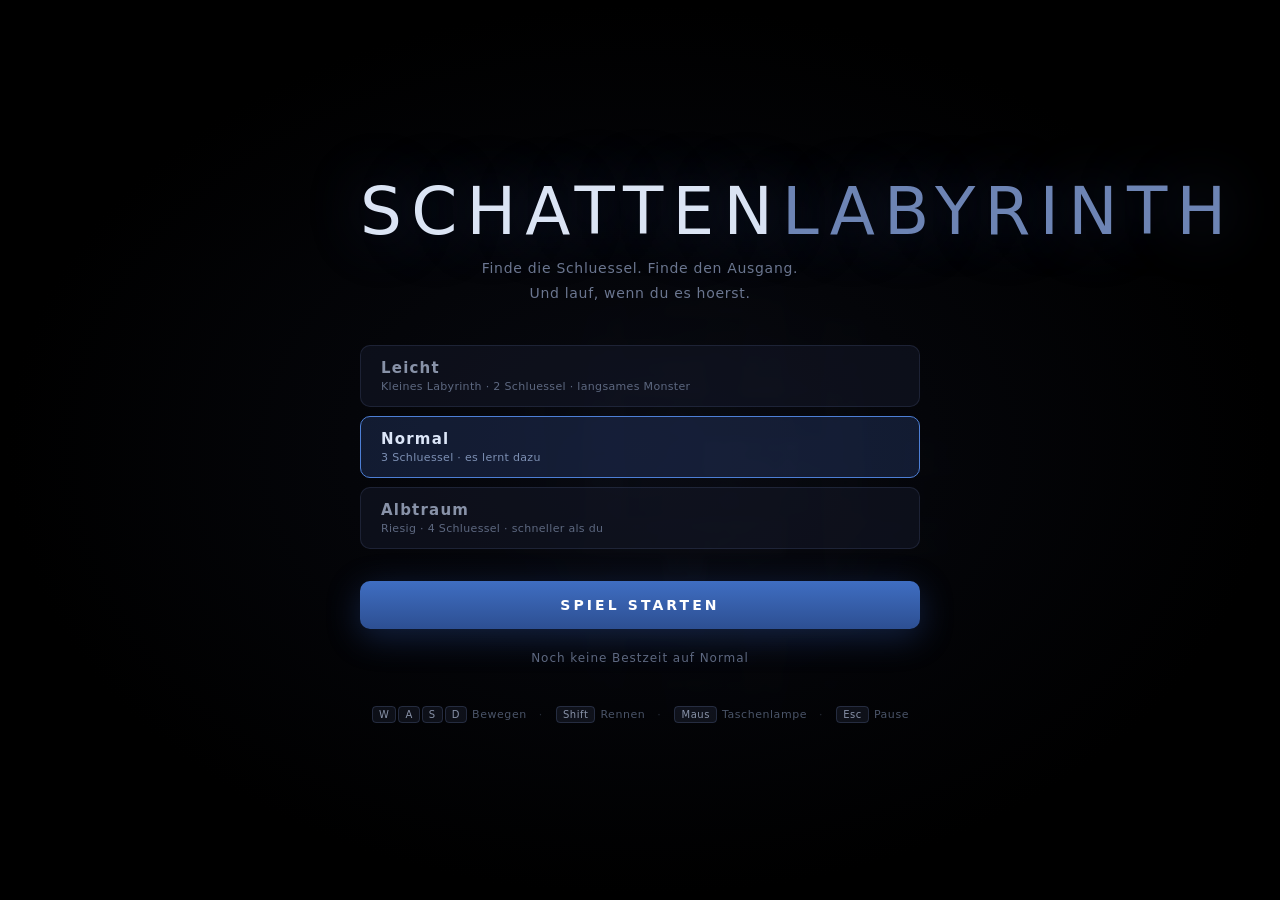
<file: spiele/schattenlabyrinth-2d/spiel.html>
<!DOCTYPE html>
<html lang="de">
<head>
  <meta charset="UTF-8">
  <meta name="viewport" content="width=device-width, initial-scale=1.0">
  <title>Schattenlabyrinth</title>
  <link rel="icon" href="data:,">
  <link rel="stylesheet" href="css/style.css">
</head>
<body>

  <!-- Das Spielfeld. Alles wird per JavaScript hier drauf gezeichnet. -->
  <canvas id="spielfeld"></canvas>

  <!-- ================= HUD (waehrend des Spiels) ================= -->
  <div id="hud" class="versteckt">

    <div class="hud-block">
      <div class="hud-label">Zeit</div>
      <div class="hud-wert" id="hud-zeit">0.0</div>
    </div>

    <div class="hud-block">
      <div class="hud-label">Schluessel</div>
      <div class="hud-wert"><span id="hud-schluessel">0</span><span class="hud-klein" id="hud-schluessel-max">/3</span></div>
    </div>

    <div class="hud-block hud-ausdauer">
      <div class="hud-label">Ausdauer</div>
      <div class="balken"><div class="balken-fuellung" id="hud-ausdauer"></div></div>
    </div>

  </div>

  <!-- Warnung, wenn das Monster nah ist -->
  <div id="gefahr" class="versteckt">ES IST NAH</div>

  <!-- Kurze Einblendungen ("Schluessel gefunden") -->
  <div id="meldung"></div>

  <!-- ================= STARTMENUE ================= -->
  <div id="menue" class="overlay">
    <div class="menue-inhalt">
      <h1 class="titel">SCHATTEN<span>LABYRINTH</span></h1>
      <p class="untertitel">Finde die Schluessel. Finde den Ausgang.<br>Und lauf, wenn du es hoerst.</p>

      <div class="schwierigkeit">
        <button class="stufe" data-stufe="leicht">
          <span class="stufe-name">Leicht</span>
          <span class="stufe-info">Kleines Labyrinth &middot; 2 Schluessel &middot; langsames Monster</span>
        </button>
        <button class="stufe aktiv" data-stufe="normal">
          <span class="stufe-name">Normal</span>
          <span class="stufe-info">3 Schluessel &middot; es lernt dazu</span>
        </button>
        <button class="stufe" data-stufe="albtraum">
          <span class="stufe-name">Albtraum</span>
          <span class="stufe-info">Riesig &middot; 4 Schluessel &middot; schneller als du</span>
        </button>
      </div>

      <button id="start-knopf" class="hauptknopf">SPIEL STARTEN</button>

      <div class="bestzeit" id="menue-bestzeit"></div>

      <div class="steuerung">
        <kbd>W</kbd><kbd>A</kbd><kbd>S</kbd><kbd>D</kbd> Bewegen
        <span class="trenner">&middot;</span>
        <kbd>Shift</kbd> Rennen
        <span class="trenner">&middot;</span>
        <kbd>Maus</kbd> Taschenlampe
        <span class="trenner">&middot;</span>
        <kbd>Esc</kbd> Pause
      </div>
    </div>
  </div>

  <!-- ================= TOD ================= -->
  <div id="tod" class="overlay versteckt">
    <div class="menue-inhalt">
      <h1 class="titel tot-titel">ES HAT DICH</h1>
      <p class="untertitel" id="tod-text"></p>
      <button class="hauptknopf" data-neustart>NOCHMAL</button>
      <button class="nebenknopf" data-menue>Zurueck zum Menue</button>
    </div>
  </div>

  <!-- ================= GEWONNEN ================= -->
  <div id="sieg" class="overlay versteckt">
    <div class="menue-inhalt">
      <h1 class="titel sieg-titel">ENTKOMMEN</h1>
      <p class="untertitel" id="sieg-text"></p>
      <button class="hauptknopf" data-neustart>NOCHMAL</button>
      <button class="nebenknopf" data-menue>Zurueck zum Menue</button>
    </div>
  </div>

  <!-- ================= PAUSE ================= -->
  <div id="pause" class="overlay versteckt">
    <div class="menue-inhalt">
      <h1 class="titel">PAUSE</h1>
      <button class="hauptknopf" id="weiter-knopf">WEITER</button>
      <button class="nebenknopf" data-menue>Zurueck zum Menue</button>
    </div>
  </div>

  <!--
    WICHTIG: Die Reihenfolge zaehlt. Jede Datei benutzt die, die
    ueber ihr steht. game.js kommt zuletzt, weil es alles zusammenbaut.
  -->
  <script src="js/maze.js"></script>
  <script src="js/pathfinding.js"></script>
  <script src="js/raycast.js"></script>
  <script src="js/audio.js"></script>
  <script src="js/player.js"></script>
  <script src="js/enemy.js"></script>
  <script src="js/game.js"></script>
</body>
</html>
</file>
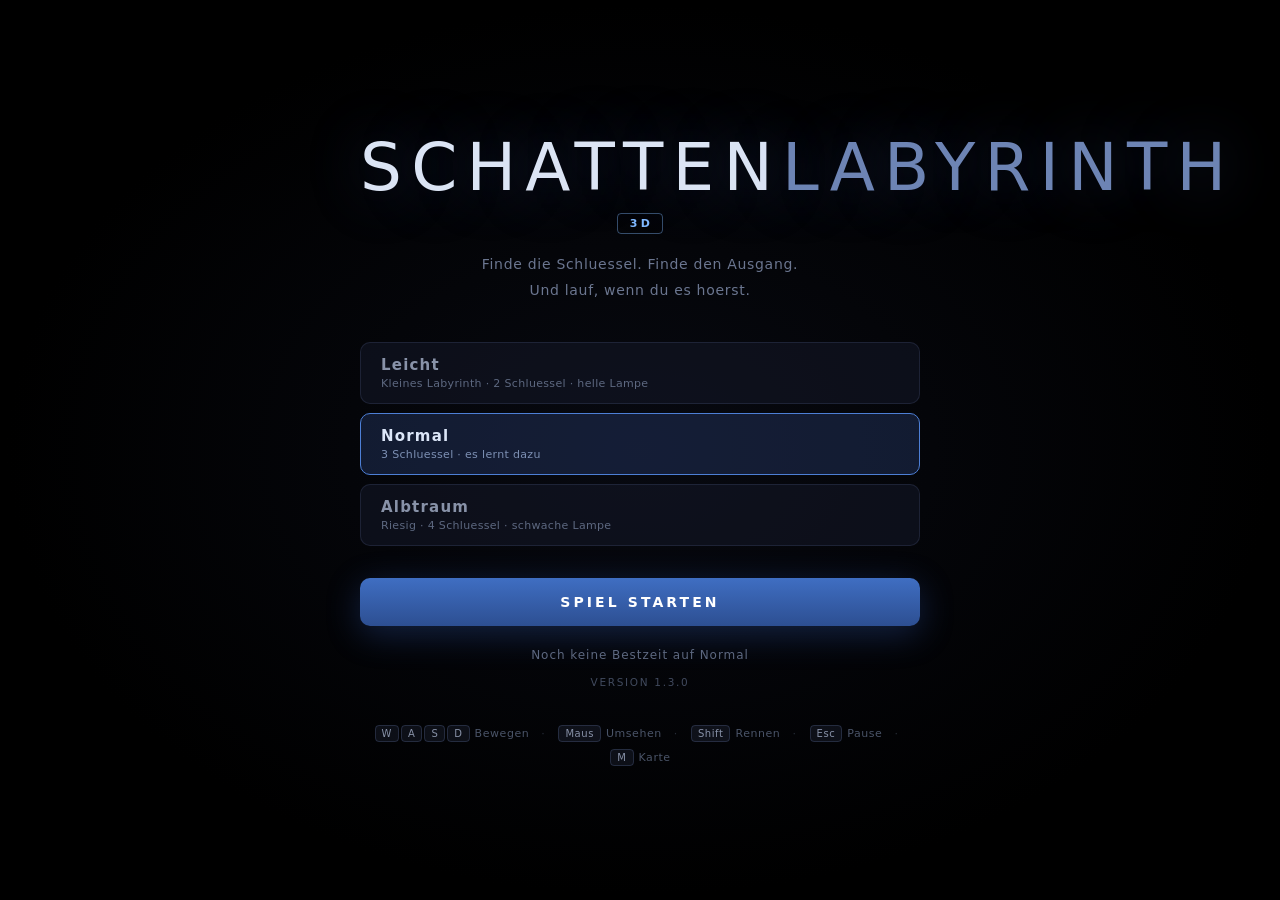
<file: spiele/schattenlabyrinth-3d/spiel.html>
<!DOCTYPE html>
<html lang="de">
<head>
  <meta charset="UTF-8">
  <meta name="viewport" content="width=device-width, initial-scale=1.0">
  <title>Schattenlabyrinth 3D</title>
  <link rel="icon" href="data:,">
  <link rel="stylesheet" href="css/spiel.css">
</head>
<body>

  <canvas id="spielfeld"></canvas>

  <!-- Fadenkreuz -->
  <div id="fadenkreuz" class="versteckt"></div>

  <!-- Rote Blende, wenn das Monster zuschlaegt -->
  <div id="treffer"></div>

  <!-- ================= HUD ================= -->
  <div id="hud" class="versteckt">
    <div class="hud-block">
      <div class="hud-label">Zeit</div>
      <div class="hud-wert" id="hud-zeit">0.0</div>
    </div>
    <div class="hud-block">
      <div class="hud-label">Schluessel</div>
      <div class="hud-wert"><span id="hud-schluessel">0</span><span class="hud-klein" id="hud-schluessel-max">/3</span></div>
    </div>
    <div class="hud-block hud-ausdauer">
      <div class="hud-label">Ausdauer</div>
      <div class="balken"><div class="balken-fuellung" id="hud-ausdauer"></div></div>
    </div>
  </div>

  <div id="gefahr" class="versteckt">ES IST NAH</div>
  <div id="meldung"></div>

  <!-- Hinweis, dass man klicken muss (Pointer Lock) -->
  <div id="klick-hinweis" class="versteckt">
    <div class="klick-inhalt">
      <div class="klick-symbol">&#128433;</div>
      Klicken, um die Maus zu uebernehmen
      <div class="klick-klein">Esc gibt sie wieder frei</div>
    </div>
  </div>

  <!-- ================= STARTMENUE ================= -->
  <div id="menue" class="overlay">
    <div class="menue-inhalt">
      <h1 class="titel">SCHATTEN<span>LABYRINTH</span></h1>
      <div class="dreid">3D</div>
      <p class="untertitel">Finde die Schluessel. Finde den Ausgang.<br>Und lauf, wenn du es hoerst.</p>

      <div class="schwierigkeit">
        <button class="stufe" data-stufe="leicht">
          <span class="stufe-name">Leicht</span>
          <span class="stufe-info">Kleines Labyrinth &middot; 2 Schluessel &middot; helle Lampe</span>
        </button>
        <button class="stufe aktiv" data-stufe="normal">
          <span class="stufe-name">Normal</span>
          <span class="stufe-info">3 Schluessel &middot; es lernt dazu</span>
        </button>
        <button class="stufe" data-stufe="albtraum">
          <span class="stufe-name">Albtraum</span>
          <span class="stufe-info">Riesig &middot; 4 Schluessel &middot; schwache Lampe</span>
        </button>
      </div>

      <button id="start-knopf" class="hauptknopf">SPIEL STARTEN</button>
      <div class="bestzeit" id="menue-bestzeit"></div>
      <div class="version" id="version-anzeige"></div>

      <div class="steuerung">
        <kbd>W</kbd><kbd>A</kbd><kbd>S</kbd><kbd>D</kbd> Bewegen
        <span class="trenner">&middot;</span>
        <kbd>Maus</kbd> Umsehen
        <span class="trenner">&middot;</span>
        <kbd>Shift</kbd> Rennen
        <span class="trenner">&middot;</span>
        <kbd>Esc</kbd> Pause
        <span class="trenner">&middot;</span>
        <kbd>M</kbd> Karte
      </div>
    </div>
  </div>

  <!-- ================= TOD ================= -->
  <div id="tod" class="overlay versteckt">
    <div class="menue-inhalt">
      <h1 class="titel tot-titel">ES HAT DICH</h1>
      <p class="untertitel" id="tod-text"></p>
      <button class="hauptknopf" data-neustart>NOCHMAL</button>
      <button class="nebenknopf" data-menue>Zurueck zum Menue</button>
    </div>
  </div>

  <!-- ================= SIEG ================= -->
  <div id="sieg" class="overlay versteckt">
    <div class="menue-inhalt">
      <h1 class="titel sieg-titel">ENTKOMMEN</h1>
      <p class="untertitel" id="sieg-text"></p>
      <button class="hauptknopf" data-neustart>NOCHMAL</button>
      <button class="nebenknopf" data-menue>Zurueck zum Menue</button>
    </div>
  </div>

  <!-- ================= PAUSE ================= -->
  <div id="pause" class="overlay versteckt">
    <div class="menue-inhalt">
      <h1 class="titel">PAUSE</h1>
      <button class="hauptknopf" id="weiter-knopf">WEITER</button>
      <button class="nebenknopf" data-menue>Zurueck zum Menue</button>
    </div>
  </div>

  <!-- Reihenfolge zaehlt: jede Datei benutzt die darueber -->
  <script src="js/maze.js"></script>
  <script src="js/pathfinding.js"></script>
  <script src="js/texturen.js"></script>
  <script src="js/raycaster3d.js"></script>
  <script src="js/audio.js"></script>
  <script src="js/spieler3d.js"></script>
  <script src="js/gegner.js"></script>
  <script src="js/spiel.js"></script>
</body>
</html>
</file>
<file: spiele/schattenlabyrinth-2d/css/style.css>
/* ============================================================
   Schattenlabyrinth - Stylesheet
   ============================================================ */

* {
  margin: 0;
  padding: 0;
  box-sizing: border-box;
}

body {
  background: #000;
  overflow: hidden;
  font-family: "Segoe UI", system-ui, sans-serif;
  color: #c8d0e0;
  cursor: crosshair;
  user-select: none;
}

#spielfeld {
  display: block;
  width: 100vw;
  height: 100vh;
}

.versteckt { display: none !important; }

/* ============================================================
   HUD
   ============================================================ */
#hud {
  position: fixed;
  top: 22px;
  left: 24px;
  display: flex;
  gap: 26px;
  align-items: flex-end;
  pointer-events: none;
  text-shadow: 0 2px 12px #000;
}

.hud-label {
  font-size: 10px;
  letter-spacing: 0.18em;
  text-transform: uppercase;
  color: #59637d;
  margin-bottom: 3px;
}

.hud-wert {
  font-size: 26px;
  font-weight: 200;
  line-height: 1;
  color: #e6edf8;
  font-variant-numeric: tabular-nums;
}

.hud-klein {
  font-size: 14px;
  color: #59637d;
}

.hud-ausdauer { min-width: 130px; }

.balken {
  height: 5px;
  background: rgba(120, 140, 200, 0.13);
  border-radius: 3px;
  overflow: hidden;
  margin-top: 9px;
}

.balken-fuellung {
  height: 100%;
  width: 100%;
  background: linear-gradient(90deg, #4d7fd6, #7fb8ff);
  border-radius: 3px;
  transition: background 0.25s;
}

.balken-fuellung.leer {
  background: linear-gradient(90deg, #6b3030, #b04a4a);
}

/* ============================================================
   Gefahren-Warnung
   ============================================================ */
#gefahr {
  position: fixed;
  top: 50%;
  left: 50%;
  transform: translate(-50%, -50%);
  font-size: 15px;
  letter-spacing: 0.42em;
  font-weight: 600;
  color: #ff4a4a;
  text-shadow: 0 0 30px rgba(255, 40, 40, 0.7);
  pointer-events: none;
  animation: pochen 0.85s ease-in-out infinite;
}

@keyframes pochen {
  0%, 100% { opacity: 0.25; }
  50%      { opacity: 0.9; }
}

/* ============================================================
   Kurze Einblendungen
   ============================================================ */
#meldung {
  position: fixed;
  bottom: 15%;
  left: 50%;
  transform: translateX(-50%);
  font-size: 15px;
  letter-spacing: 0.2em;
  text-transform: uppercase;
  color: #ffdca0;
  text-shadow: 0 0 24px rgba(255, 200, 120, 0.55);
  pointer-events: none;
  opacity: 0;
  transition: opacity 0.4s;
  white-space: nowrap;
}

#meldung.sichtbar { opacity: 1; }

/* ============================================================
   Overlays (Menue, Tod, Sieg, Pause)
   ============================================================ */
.overlay {
  position: fixed;
  inset: 0;
  display: flex;
  align-items: center;
  justify-content: center;
  background: radial-gradient(ellipse at center, rgba(8, 10, 18, 0.93) 0%, rgba(0, 0, 0, 0.985) 70%);
  backdrop-filter: blur(3px);
  z-index: 10;
  animation: einblenden 0.5s ease;
}

@keyframes einblenden {
  from { opacity: 0; }
  to   { opacity: 1; }
}

.menue-inhalt {
  text-align: center;
  max-width: 620px;
  padding: 0 30px;
}

.titel {
  font-size: clamp(34px, 7vw, 66px);
  font-weight: 200;
  letter-spacing: 0.14em;
  color: #dbe4f4;
  margin-bottom: 6px;
  text-shadow: 0 0 60px rgba(90, 130, 220, 0.35);
}

.titel span {
  color: #6d84b4;
  font-weight: 300;
}

.tot-titel {
  color: #e05a5a;
  text-shadow: 0 0 60px rgba(220, 50, 50, 0.45);
  animation: zittern 3s ease-in-out infinite;
}

@keyframes zittern {
  0%, 100% { transform: translate(0, 0); }
  25%      { transform: translate(-1px, 1px); }
  75%      { transform: translate(1px, -1px); }
}

.sieg-titel {
  color: #7fd6a8;
  text-shadow: 0 0 60px rgba(90, 220, 150, 0.4);
}

.untertitel {
  font-size: 14px;
  line-height: 1.85;
  color: #6b7690;
  margin-bottom: 38px;
  letter-spacing: 0.05em;
}

/* ---------- Schwierigkeit ---------- */
.schwierigkeit {
  display: flex;
  flex-direction: column;
  gap: 9px;
  margin-bottom: 32px;
}

.stufe {
  background: rgba(20, 25, 40, 0.55);
  border: 1px solid rgba(120, 140, 200, 0.16);
  border-radius: 10px;
  padding: 13px 20px;
  color: #8892a8;
  cursor: pointer;
  text-align: left;
  font-family: inherit;
  transition: all 0.22s;
  display: flex;
  flex-direction: column;
  gap: 3px;
}

.stufe:hover {
  border-color: rgba(120, 160, 255, 0.4);
  background: rgba(30, 40, 65, 0.6);
}

.stufe.aktiv {
  border-color: #4d7fd6;
  background: rgba(40, 60, 110, 0.4);
  color: #dce6f8;
}

.stufe-name {
  font-size: 15px;
  font-weight: 600;
  letter-spacing: 0.08em;
}

.stufe-info {
  font-size: 11px;
  color: #5d6880;
  letter-spacing: 0.03em;
}

.stufe.aktiv .stufe-info { color: #7d90b4; }

/* ---------- Knoepfe ---------- */
.hauptknopf {
  display: block;
  width: 100%;
  background: linear-gradient(180deg, #3f6ec2, #2d4f92);
  border: none;
  border-radius: 10px;
  padding: 16px;
  color: #fff;
  font-size: 14px;
  font-weight: 700;
  letter-spacing: 0.22em;
  font-family: inherit;
  cursor: pointer;
  transition: all 0.22s;
  box-shadow: 0 8px 34px rgba(60, 110, 220, 0.28);
}

.hauptknopf:hover {
  background: linear-gradient(180deg, #4f82dd, #3660ad);
  box-shadow: 0 10px 44px rgba(70, 130, 250, 0.42);
  transform: translateY(-1px);
}

.nebenknopf {
  background: none;
  border: none;
  color: #5d6880;
  font-size: 12px;
  font-family: inherit;
  letter-spacing: 0.1em;
  cursor: pointer;
  margin-top: 16px;
  padding: 8px;
  transition: color 0.2s;
}

.nebenknopf:hover { color: #9aa6c0; }

/* ---------- Bestzeit ---------- */
.bestzeit {
  margin-top: 22px;
  font-size: 12px;
  color: #5d6880;
  letter-spacing: 0.08em;
  min-height: 18px;
}

.bestzeit b {
  color: #9db4e0;
  font-weight: 600;
}

/* ---------- Steuerung ---------- */
.steuerung {
  margin-top: 34px;
  font-size: 11px;
  color: #4a5468;
  letter-spacing: 0.05em;
  line-height: 2.2;
}

.trenner { margin: 0 8px; opacity: 0.5; }

kbd {
  background: rgba(120, 140, 200, 0.1);
  border: 1px solid rgba(120, 140, 200, 0.22);
  border-radius: 4px;
  padding: 2px 6px;
  margin: 0 1px;
  font-family: inherit;
  font-size: 10px;
  color: #8892a8;
}
</file>
<file: spiele/schattenlabyrinth-3d/css/spiel.css>
/* ============================================================
   Schattenlabyrinth - Stylesheet
   ============================================================ */

* {
  margin: 0;
  padding: 0;
  box-sizing: border-box;
}

body {
  background: #000;
  overflow: hidden;
  font-family: "Segoe UI", system-ui, sans-serif;
  color: #c8d0e0;
  cursor: crosshair;
  user-select: none;
}

#spielfeld {
  display: block;
  width: 100vw;
  height: 100vh;
}

.versteckt { display: none !important; }

/* ============================================================
   HUD
   ============================================================ */
#hud {
  position: fixed;
  top: 22px;
  left: 24px;
  display: flex;
  gap: 26px;
  align-items: flex-end;
  pointer-events: none;
  text-shadow: 0 2px 12px #000;
}

.hud-label {
  font-size: 10px;
  letter-spacing: 0.18em;
  text-transform: uppercase;
  color: #59637d;
  margin-bottom: 3px;
}

.hud-wert {
  font-size: 26px;
  font-weight: 200;
  line-height: 1;
  color: #e6edf8;
  font-variant-numeric: tabular-nums;
}

.hud-klein {
  font-size: 14px;
  color: #59637d;
}

.hud-ausdauer { min-width: 130px; }

.balken {
  height: 5px;
  background: rgba(120, 140, 200, 0.13);
  border-radius: 3px;
  overflow: hidden;
  margin-top: 9px;
}

.balken-fuellung {
  height: 100%;
  width: 100%;
  background: linear-gradient(90deg, #4d7fd6, #7fb8ff);
  border-radius: 3px;
  transition: background 0.25s;
}

.balken-fuellung.leer {
  background: linear-gradient(90deg, #6b3030, #b04a4a);
}

/* ============================================================
   Gefahren-Warnung
   ============================================================ */
#gefahr {
  position: fixed;
  top: 50%;
  left: 50%;
  transform: translate(-50%, -50%);
  font-size: 15px;
  letter-spacing: 0.42em;
  font-weight: 600;
  color: #ff4a4a;
  text-shadow: 0 0 30px rgba(255, 40, 40, 0.7);
  pointer-events: none;
  animation: pochen 0.85s ease-in-out infinite;
}

@keyframes pochen {
  0%, 100% { opacity: 0.25; }
  50%      { opacity: 0.9; }
}

/* ============================================================
   Kurze Einblendungen
   ============================================================ */
#meldung {
  position: fixed;
  bottom: 15%;
  left: 50%;
  transform: translateX(-50%);
  font-size: 15px;
  letter-spacing: 0.2em;
  text-transform: uppercase;
  color: #ffdca0;
  text-shadow: 0 0 24px rgba(255, 200, 120, 0.55);
  pointer-events: none;
  opacity: 0;
  transition: opacity 0.4s;
  white-space: nowrap;
}

#meldung.sichtbar { opacity: 1; }

/* ============================================================
   Overlays (Menue, Tod, Sieg, Pause)
   ============================================================ */
.overlay {
  position: fixed;
  inset: 0;
  display: flex;
  align-items: center;
  justify-content: center;
  background: radial-gradient(ellipse at center, rgba(8, 10, 18, 0.93) 0%, rgba(0, 0, 0, 0.985) 70%);
  backdrop-filter: blur(3px);
  z-index: 10;
  animation: einblenden 0.5s ease;
}

@keyframes einblenden {
  from { opacity: 0; }
  to   { opacity: 1; }
}

.menue-inhalt {
  text-align: center;
  max-width: 620px;
  padding: 0 30px;
}

.titel {
  font-size: clamp(34px, 7vw, 66px);
  font-weight: 200;
  letter-spacing: 0.14em;
  color: #dbe4f4;
  margin-bottom: 6px;
  text-shadow: 0 0 60px rgba(90, 130, 220, 0.35);
}

.titel span {
  color: #6d84b4;
  font-weight: 300;
}

.tot-titel {
  color: #e05a5a;
  text-shadow: 0 0 60px rgba(220, 50, 50, 0.45);
  animation: zittern 3s ease-in-out infinite;
}

@keyframes zittern {
  0%, 100% { transform: translate(0, 0); }
  25%      { transform: translate(-1px, 1px); }
  75%      { transform: translate(1px, -1px); }
}

.sieg-titel {
  color: #7fd6a8;
  text-shadow: 0 0 60px rgba(90, 220, 150, 0.4);
}

.untertitel {
  font-size: 14px;
  line-height: 1.85;
  color: #6b7690;
  margin-bottom: 38px;
  letter-spacing: 0.05em;
}

/* ---------- Schwierigkeit ---------- */
.schwierigkeit {
  display: flex;
  flex-direction: column;
  gap: 9px;
  margin-bottom: 32px;
}

.stufe {
  background: rgba(20, 25, 40, 0.55);
  border: 1px solid rgba(120, 140, 200, 0.16);
  border-radius: 10px;
  padding: 13px 20px;
  color: #8892a8;
  cursor: pointer;
  text-align: left;
  font-family: inherit;
  transition: all 0.22s;
  display: flex;
  flex-direction: column;
  gap: 3px;
}

.stufe:hover {
  border-color: rgba(120, 160, 255, 0.4);
  background: rgba(30, 40, 65, 0.6);
}

.stufe.aktiv {
  border-color: #4d7fd6;
  background: rgba(40, 60, 110, 0.4);
  color: #dce6f8;
}

.stufe-name {
  font-size: 15px;
  font-weight: 600;
  letter-spacing: 0.08em;
}

.stufe-info {
  font-size: 11px;
  color: #5d6880;
  letter-spacing: 0.03em;
}

.stufe.aktiv .stufe-info { color: #7d90b4; }

/* ---------- Knoepfe ---------- */
.hauptknopf {
  display: block;
  width: 100%;
  background: linear-gradient(180deg, #3f6ec2, #2d4f92);
  border: none;
  border-radius: 10px;
  padding: 16px;
  color: #fff;
  font-size: 14px;
  font-weight: 700;
  letter-spacing: 0.22em;
  font-family: inherit;
  cursor: pointer;
  transition: all 0.22s;
  box-shadow: 0 8px 34px rgba(60, 110, 220, 0.28);
}

.hauptknopf:hover {
  background: linear-gradient(180deg, #4f82dd, #3660ad);
  box-shadow: 0 10px 44px rgba(70, 130, 250, 0.42);
  transform: translateY(-1px);
}

.nebenknopf {
  background: none;
  border: none;
  color: #5d6880;
  font-size: 12px;
  font-family: inherit;
  letter-spacing: 0.1em;
  cursor: pointer;
  margin-top: 16px;
  padding: 8px;
  transition: color 0.2s;
}

.nebenknopf:hover { color: #9aa6c0; }

/* ---------- Bestzeit ---------- */
.bestzeit {
  margin-top: 22px;
  font-size: 12px;
  color: #5d6880;
  letter-spacing: 0.08em;
  min-height: 18px;
}

.bestzeit b {
  color: #9db4e0;
  font-weight: 600;
}

/* ---------- Steuerung ---------- */
.steuerung {
  margin-top: 34px;
  font-size: 11px;
  color: #4a5468;
  letter-spacing: 0.05em;
  line-height: 2.2;
}

.trenner { margin: 0 8px; opacity: 0.5; }

kbd {
  background: rgba(120, 140, 200, 0.1);
  border: 1px solid rgba(120, 140, 200, 0.22);
  border-radius: 4px;
  padding: 2px 6px;
  margin: 0 1px;
  font-family: inherit;
  font-size: 10px;
  color: #8892a8;
}


/* ============================================================
   Ergaenzungen fuer die 3D-Version
   ============================================================ */

/* Das Canvas wird in niedriger Aufloesung gerendert und
   hochskaliert. image-rendering: pixelated verhindert, dass der
   Browser dabei weichzeichnet - wir wollen klare Pixelkanten. */
#spielfeld {
  image-rendering: pixelated;
  image-rendering: crisp-edges;
}

/* ---------- Fadenkreuz ---------- */
#fadenkreuz {
  position: fixed;
  top: 50%;
  left: 50%;
  width: 3px;
  height: 3px;
  margin: -1.5px 0 0 -1.5px;
  border-radius: 50%;
  background: rgba(255, 255, 255, 0.5);
  box-shadow: 0 0 6px rgba(0, 0, 0, 0.9);
  pointer-events: none;
  z-index: 5;
}

/* ---------- Rote Blende beim Treffer ---------- */
#treffer {
  position: fixed;
  inset: 0;
  pointer-events: none;
  background: radial-gradient(ellipse at center,
              rgba(255, 0, 0, 0) 35%, rgba(190, 0, 0, 0.85) 100%);
  opacity: 0;
  transition: opacity 0.12s;
  z-index: 6;
}

#treffer.aktiv { opacity: 1; }

/* ---------- Pointer-Lock-Hinweis ---------- */
#klick-hinweis {
  position: fixed;
  inset: 0;
  display: flex;
  align-items: center;
  justify-content: center;
  background: rgba(3, 4, 8, 0.55);
  backdrop-filter: blur(2px);
  z-index: 8;
  cursor: pointer;
}

.klick-inhalt {
  text-align: center;
  font-size: 13px;
  letter-spacing: 0.14em;
  color: #9aa6c0;
  text-transform: uppercase;
}

.klick-symbol {
  font-size: 40px;
  margin-bottom: 14px;
  opacity: 0.65;
}

.klick-klein {
  margin-top: 10px;
  font-size: 11px;
  letter-spacing: 0.1em;
  color: #55607a;
  text-transform: none;
}

/* ---------- 3D-Kennzeichnung im Menue ---------- */
.dreid {
  display: inline-block;
  font-size: 11px;
  font-weight: 700;
  letter-spacing: 0.3em;
  color: #7fb8ff;
  border: 1px solid rgba(127, 184, 255, 0.4);
  border-radius: 4px;
  padding: 3px 9px 3px 12px;
  margin-bottom: 18px;
}

.version {
  margin-top: 10px;
  font-size: 10.5px;
  letter-spacing: 0.16em;
  color: #414a5e;
  text-transform: uppercase;
}
</file>
